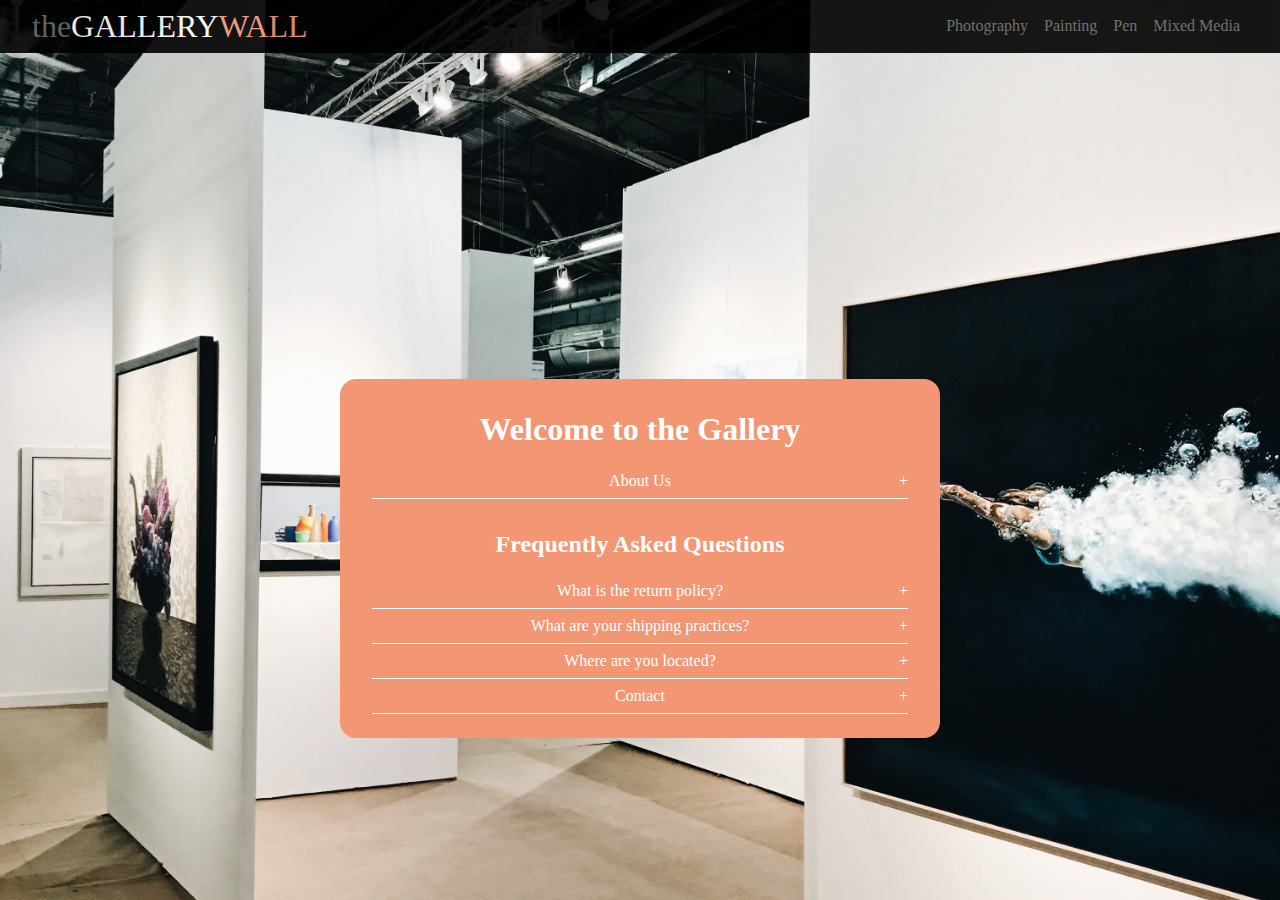
<file: index.html>
<!DOCTYPE html>
<html lang="en">
  <head>
    <meta charset="UTF-8" />
    <meta name="viewport" content="width=device-width, initial-scale=1.0" />
    <link rel="stylesheet" href="css/styles__main.css" />
    <link rel="stylesheet" href="css/styles__nav.css" />
    <link rel="stylesheet" href="css/styles__gallery.css" />

    <title>The Gallery Wall</title>
  </head>
  <body>
    <nav class="nav nav__main">
      <div class="logo">
        <a href="/index.html"><span>the</span><span>gallery</span><span>wall</span></a>
      </div>
      <a href="#" class="btn__toggle">
        <span class="bar"></span>
        <span class="bar"></span>
        <span class="bar"></span>
      </a>
      <ul class="link__list">
        <li><a class="list__item" href="/photography.html">Photography</a></li>
        <li><a class="list__item" href="/painting.html">Painting</a></li>
        <li><a class="list__item" href="#">Pen</a></li>
        <li><a class="list__item" href="#">Mixed Media</a></li>
      </ul>
    </nav>
    <section class="accordian">
      <div class="header">
        <h1 class="main__heading">Welcome to the Gallery</h1>
      </div>
      <div class="accordian__content">
        <div class="content__container | flow">
          <h2 class="centered">About Us</h2>
          <div class="content | flow">
            <p>
              Lorem ipsum dolor, sit amet consectetur adipisicing elit. Asperiores eaque reprehenderit quasi debitis maiores itaque ducimus magni natus minus vel! Possimus non aperiam libero quasi nostrum omnis, veritatis optio. Fuga laborum velit magni perferendis? Ipsa, libero nemo? Eos perferendis quo neque deleniti fugiat asperiores magnam! Sint placeat sed aliquam eveniet.
            </p>
          </div>
        </div>
      </div>
      <div class="header">
        <h2 class="heading centered">Frequently Asked Questions</h1>
      </div>
      <div class="accordian__content">
        <div class="content__container | flow">
          <h2 class="centered">What is the return policy?</h2>
          <div class="content | flow">
            <p>
              Lorem ipsum dolor sit amet consectetur adipisicing elit. Nesciunt
              atque in assumenda, placeat laudantium, sapiente incidunt deleniti
              aperiam consequuntur adipisci, illum alias distinctio similique
              magni unde modi quo! Nemo dolor dolores distinctio dicta nostrum.
              Consectetur voluptates sit minus ipsa nesciunt. Vero ipsa
              reiciendis quisquam hic quidem nemo, minima perspiciatis totam.
            </p>
          </div>
        </div>
        <div class="content__container | flow">
          <h2 class="centered">What are your shipping practices?</h2>
          <div class="content | flow">
            <p>
              Lorem ipsum dolor sit amet consectetur adipisicing elit. Nesciunt
              atque in assumenda, placeat laudantium, sapiente incidunt deleniti
              aperiam consequuntur adipisci, illum alias distinctio similique
              magni unde modi quo! Nemo dolor dolores distinctio dicta nostrum.
              Consectetur voluptates sit minus ipsa nesciunt. Vero ipsa
              reiciendis quisquam hic quidem nemo, minima perspiciatis totam.
            </p>
          </div>
        </div>
        <div class="content__container | flow">
          <h2 class="centered">Where are you located?</h2>
          <div class="content | flow">
            <p>
              Lorem ipsum dolor sit amet consectetur adipisicing elit. Nesciunt
              atque in assumenda, placeat laudantium, sapiente incidunt deleniti
              aperiam consequuntur adipisci, illum alias distinctio similique
              mag
            </p>
          </div>
        </div>
        <div class="content__container | flow">
          <h2 class="centered">Contact</h2>
          <div class="content">
            <p>
              Lorem ipsum dolor sit amet consectetur adipisicing elit. Nesciunt
              atque in assumenda, placeat laudantium
            </p>
          </div>
        </div>
      </div>
    </section>
    <script src="js/index.js"></script>
  </body>
</html>
</file>
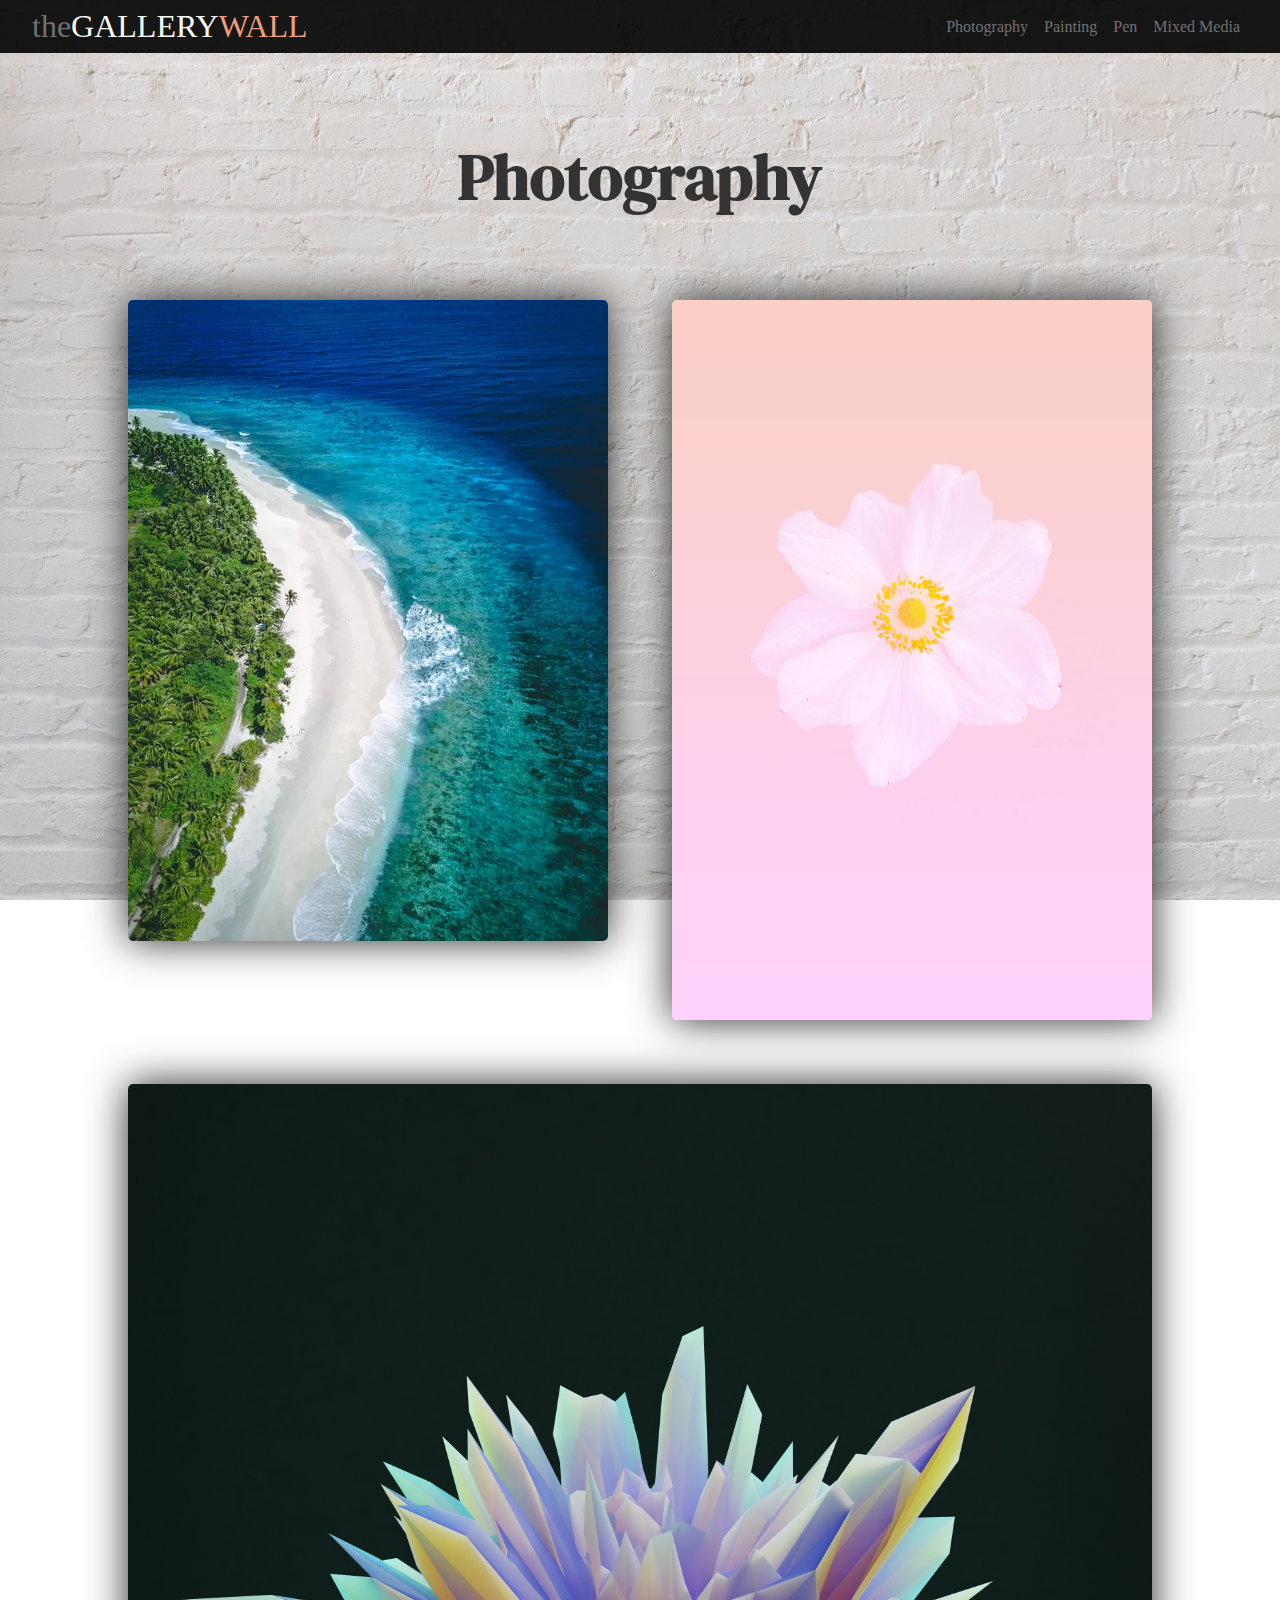
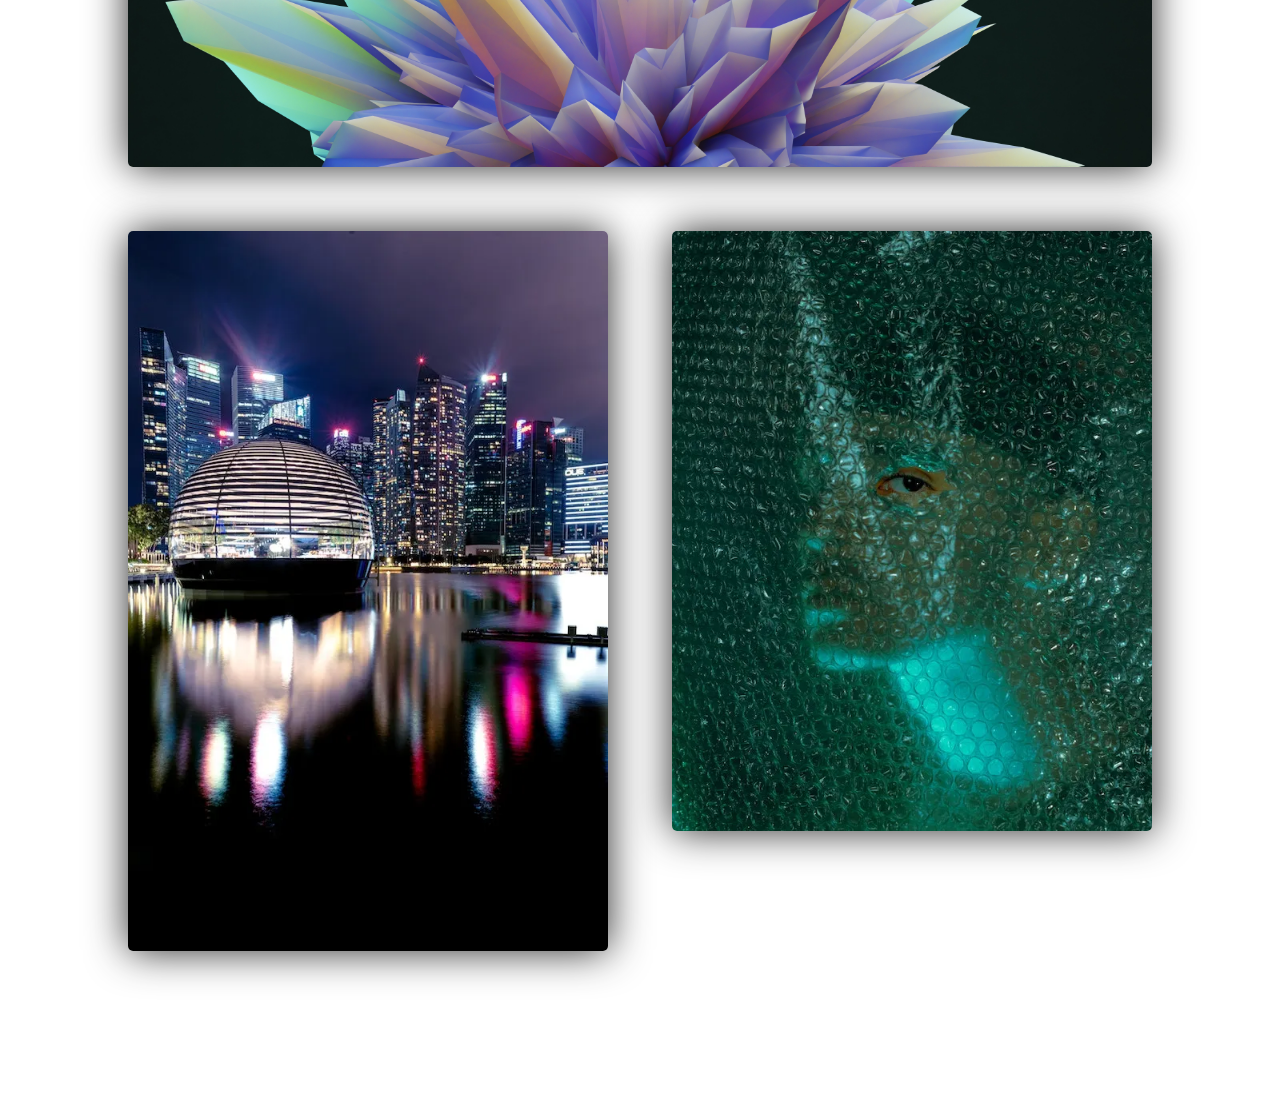
<file: photography.html>
<!DOCTYPE html>
<html lang="en">
  <head>
    <meta charset="UTF-8" />
    <meta name="viewport" content="width=device-width, initial-scale=1.0" />
    <link rel="preconnect" href="https://fonts.googleapis.com" />
    <link rel="preconnect" href="https://fonts.gstatic.com" crossorigin />
    <link
      href="https://fonts.googleapis.com/css2?family=DM+Serif+Display&display=swap"
      rel="stylesheet"
    />
    <link rel="stylesheet" href="css/styles__gallery.css" />
    <link rel="stylesheet" href="css/styles__nav.css" />

    <title>Photography</title>
  </head>
  <body class="photo__background">
    <nav class="nav">
      <div class="logo">
        <a href="/index.html"
          ><span>the</span><span>gallery</span><span>wall</span></a
        >
      </div>
      <a href="#" class="btn__toggle">
        <span class="bar"></span>
        <span class="bar"></span>
        <span class="bar"></span>
      </a>
      <ul class="link__list">
        <li>
          <a class="list__item" href="/photography.html">Photography</a>
        </li>
        <li>
          <a class="list__item" href="/painting.html">Painting</a>
        </li>
        <li><a class="list__item" href="#">Pen</a></li>
        <li><a class="list__item" href="#">Mixed Media</a></li>
      </ul>
    </nav>
    <header>
      <h1>Photography</h1>
    </header>
    <div class="gallery grid grid--1x2">
      <picture
        ><source
          type="image/webp"
          srcset="images/ocean.webp 1x, images/ocean@2x.webp 2x" />
        <img alt="" class="image"
      /></picture>
      <img src="images/flower.jpg" alt="" class="image" />
      <img src="images/gem.jpg" alt="" class="image image--expanded" />
      <picture
        ><source
          type="image/webp"
          srcset="images/bubble.webp 1x, images/bubble@2x.webp 2x" />
        <img src="images/bubble.jpg" alt="" class="image"
      /></picture>
      <picture
        ><source
          type="image/webp"
          srcset="images/eye.webp 1x, images/eye@2x.webp 2x" />
        <img src="images/eye.jpg" alt="" class="image"
      /></picture>
    </div>
    <script src="js/index.js"></script>
  </body>
</html>
</file>
<file: css/styles__main.css>
* {
    margin: 0;
    padding: 0;
    box-sizing: border-box;
}
.flow {
    margin: 0.5rem 0 -0.5rem;
}

body {
    background: url(../images/questions.jpg) center center/ cover;
    height: 100vh;
    display: grid;
}
.main__heading {
    font-size: 2rem;
    text-align: center;
}
.heading {
    font-size: 1.5rem;
}
.centered {
    text-align: center;
}

.accordian {
    align-items: center;
    align-self: center;
    color: #fff;
    background: rgb(243, 150, 116);
    border-radius: 1rem;
    display: flex;
    flex-direction: column;
    font-size: 0.8rem;
    height: max-content;
    margin: 5rem auto;
    padding: 1rem;
    width: 60%;
    max-width: 600px;
}

.header {
    margin: 1rem;
}

hr {
    border: 0.7px solid #fff;
}

.accordian__content {
    margin: 0 1rem 1rem ;
}
.accordian__content .top {
    margin: 0 1rem;
}

.accordian__content h2 {
    font-weight: 100;
    font-size: 1rem;
    border-bottom: 1px solid #fff;
    padding-bottom: 0.5rem;
    position: relative;
}
.accordian__content h2::after {
    position: absolute;
    right: 0;
    content: '+';
}

.content {
    height: 0px;
    overflow: hidden;
    transition: 400ms;
}

.content__container.active .content {
    height: 80px;
    overflow: scroll;
}

.content__container.active h2::after {
    content: '_';
    transform: translateY(-4px);
    font-size: 1.1rem;
}
</file>
<file: css/styles__nav.css>
.nav {
    align-items: flex-start;
    justify-content: center;
    background: #000;
    display: flex;
    flex-direction: column;
    opacity: 0.90;
    padding: 0 2rem;
    position: sticky;
    top: 0;
    z-index: 100;
}
.nav__main {
    max-height: none;
}

.logo {
    color: #666;
    font-size: 1.5rem;
    margin: 0.5rem 0;
}
.logo a {
    text-decoration: none;
    color: #666;
}
.logo :nth-child(2) {
    text-transform: uppercase;
    color: #fff;
}
.logo :nth-child(3) {
    text-transform: uppercase;
    color: rgb(243, 150, 116);
}
.nav--salmon {
    background-color: rgb(241, 139, 102);
    opacity: 1;
}
.logo--salmon :nth-child(3) {
    color: #000;
}

.link__list {
    border-top: 1px solid #666;
    display: none;
    flex-direction: column;
    list-style: none;
    margin: 0 0 0.3rem;
    padding: 0;
    text-align: center;
    width: 100%;
}
.link__list.active {
    display: flex;
}

.list__item {
    flex: 1;
    text-decoration: none;
    color: #666;
    transition: color 0.3s;
}
.link__list li {
    padding: 0.5rem 0;
    transition: background-color 0.25s;
}
.link__list li:hover {
    background-color: #262626;
}

.list__item:hover {
    color: #fff;
}

/* toggle */

.btn__toggle {
    display: flex;
    flex-direction: column;
    height: 22px;
    justify-content: space-between;
    width: 30px;
    position: absolute;
    right: 1rem;
    top: 0.7rem;
}


.bar {
    height: 2px;
    width: 100%;
    background-color: #fff;
    border-radius: 5px;
}

@media screen and (min-width: 400px) {
    .logo {
        font-size: 2rem;
    }
    .btn__toggle {
        top: 1rem;
    }
}

@media screen and (min-width: 768px) {
    .btn__toggle {
        display: none;
    }
    .nav {
        flex-direction: row;
        justify-content: center;
        align-items: center;
    }
    .nav__main {
        max-height: 3.3rem;
    }
    .link__list {
        display: flex;
        flex-direction: row;
        justify-content: end;
        margin: 0;
        padding: 0;
        border: 0;
    }
    .list__item {
        margin: 0 0.5rem;
    }

    .link__list li:hover {
        background: none;
    }
}
</file>
<file: css/styles__gallery.css>
.photo__background {
    background-image: url('../images/wall.jpg');
    background-size: cover;
    background-attachment: fixed;
    margin: 0;
}

.painting__background {
    background-image: url('../images/wall2.jpg');
    background-size: cover;
    background-attachment: fixed;
    margin: 0;
}

header {
    font-family: 'DM Serif Display', serif;
    font-size: 1.5rem;
    text-align: center;
    color: bisque;
    margin: 5rem auto 5rem;
    color: #333;
}
.header--light {
    color: salmon;
}

.grid {
    display: grid;
    gap: 4rem;
}

.gallery {
    padding: 0 10vw 10rem;
}

.image {
    width: 100%;
    box-shadow: 0 0 40px 0px rgb(40, 40, 40);
    transition: all 0.2s ease-in;
    border-radius: 5px;
}
.image:hover {
    transform: scale(1.03);
    /* opacity: 1; */
}

@media screen and (min-width: 768px) {
    header {
        font-size: 2rem;
    }
    .grid--1x2 {
        grid-template-columns: repeat(2, 1fr);
        gap: 4rem;
    }
    .gallery {
        padding: 0 10vw 10rem;
    }
    .image--expanded {
        grid-column: span 2;
    }
    .image--expanded-down {
        grid-row: span 2;
    }
}
</file>
